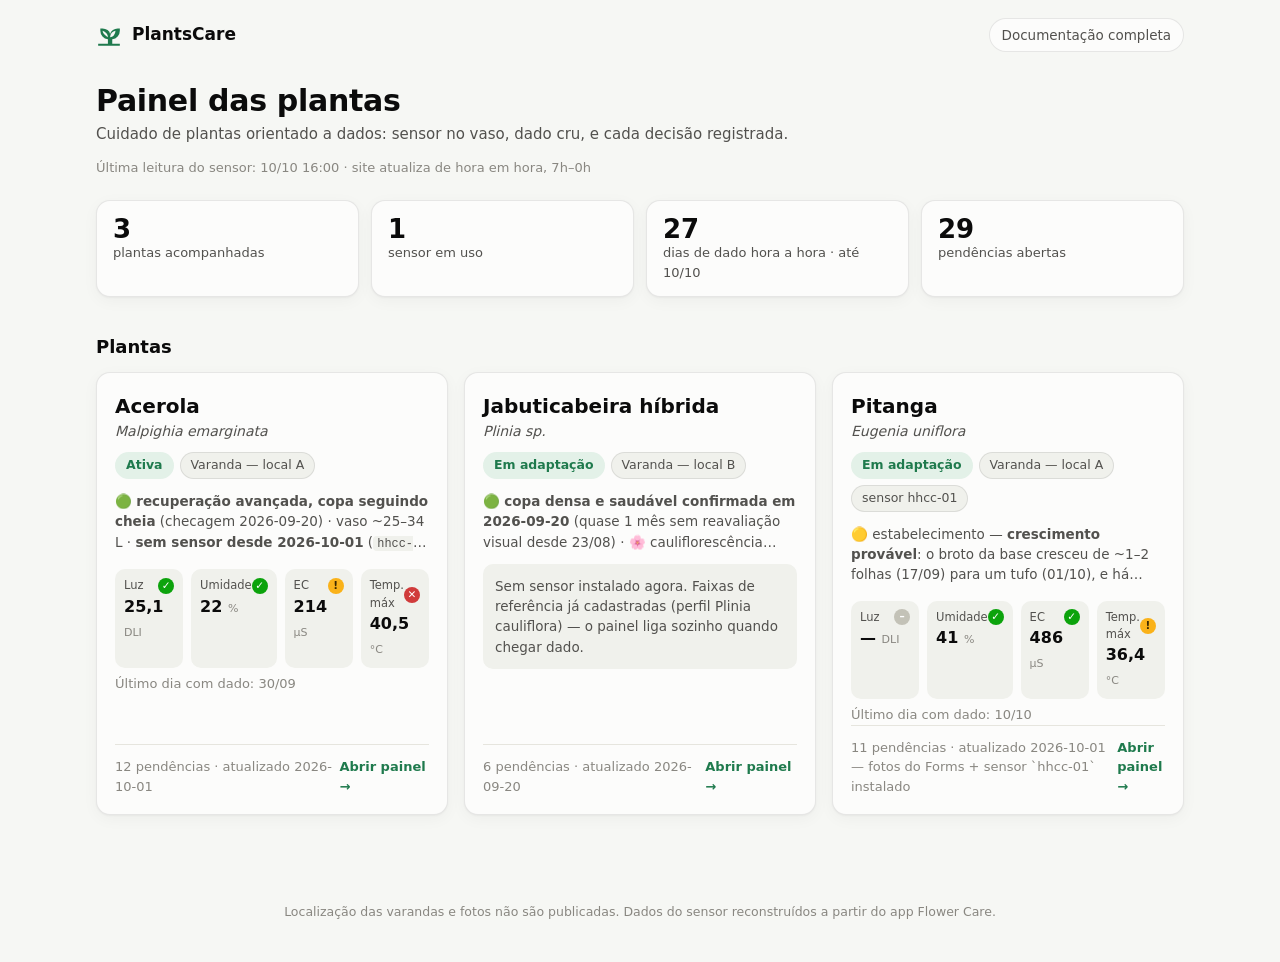
<file: painel/index.html>
<!doctype html>
<html lang="pt-BR">
<head>
<meta charset="utf-8">
<meta name="viewport" content="width=device-width, initial-scale=1">
<title>PlantsCare — Painel</title>
<meta name="description" content="Painel de acompanhamento das plantas: estado, sensores hora a hora e próximas ações.">
<link rel="icon" href="https://cdn.jsdelivr.net/npm/@mdi/svg@7.4.47/svg/sprout.svg">
<link rel="stylesheet" href="painel.css">
</head>
<body data-pagina="inicio">
<header class="topo">
  <a class="marca" href="./"><svg viewBox="0 0 24 24" aria-hidden="true"><path fill="currentColor" d="M2 22v-2h9v-4.1q-3-.4-5-2.6T4 8V6h2q2.6 0 4.7 1.4T13 11q.6-2.3 2.6-3.6T20 6h2v2q0 3.2-2 5.4T15 16v4h7v2Zm9-8q0-2.1-1.4-3.6T6 8.1q.3 2 1.8 3.4T11 14Zm2 0q2-.2 3.4-1.6T18 8.1q-2.1.3-3.5 1.9T13 14Z"/></svg>PlantsCare</a>
  <nav><a class="botao" href="docs/">Documentação completa</a></nav>
</header>
<main id="app"><p class="muted">Carregando…</p></main>
<footer>Localização das varandas e fotos não são publicadas. Dados do sensor reconstruídos a partir do app Flower Care.</footer>
<script src="painel.js"></script>
</body>
</html>
</file>
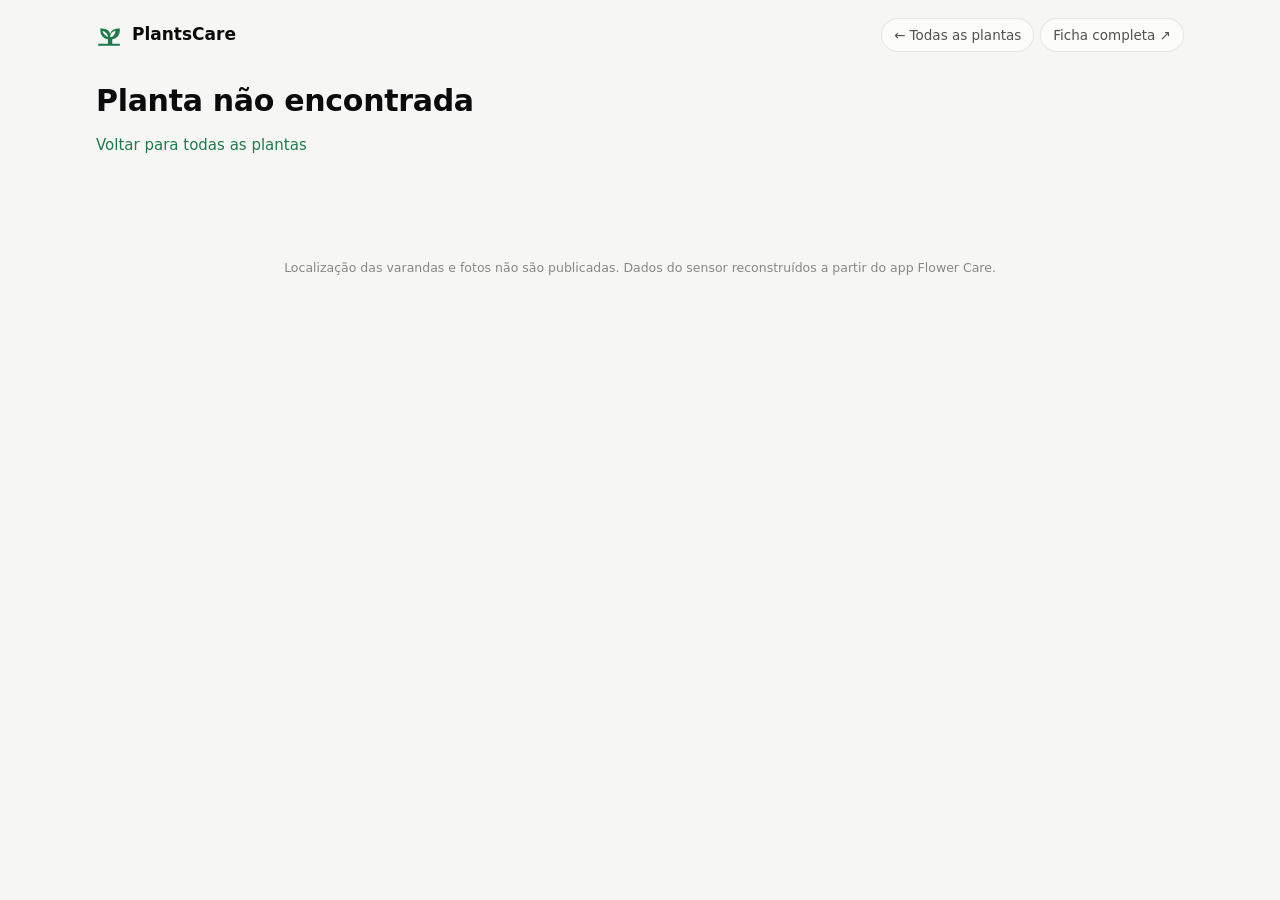
<file: painel/planta.html>
<!doctype html>
<html lang="pt-BR">
<head>
<meta charset="utf-8">
<meta name="viewport" content="width=device-width, initial-scale=1">
<title>PlantsCare — Planta</title>
<link rel="icon" href="https://cdn.jsdelivr.net/npm/@mdi/svg@7.4.47/svg/sprout.svg">
<link rel="stylesheet" href="painel.css">
</head>
<body data-pagina="planta">
<header class="topo">
  <a class="marca" href="./"><svg viewBox="0 0 24 24" aria-hidden="true"><path fill="currentColor" d="M2 22v-2h9v-4.1q-3-.4-5-2.6T4 8V6h2q2.6 0 4.7 1.4T13 11q.6-2.3 2.6-3.6T20 6h2v2q0 3.2-2 5.4T15 16v4h7v2Zm9-8q0-2.1-1.4-3.6T6 8.1q.3 2 1.8 3.4T11 14Zm2 0q2-.2 3.4-1.6T18 8.1q-2.1.3-3.5 1.9T13 14Z"/></svg>PlantsCare</a>
  <nav><a class="botao" href="./">← Todas as plantas</a><a class="botao" id="link-ficha" href="docs/">Ficha completa ↗</a></nav>
</header>
<main id="app"><p class="muted">Carregando…</p></main>
<div class="dica" id="dica" role="tooltip"></div>
<footer>Localização das varandas e fotos não são publicadas. Dados do sensor reconstruídos a partir do app Flower Care.</footer>
<script src="painel.js"></script>
</body>
</html>
</file>
<file: painel/painel.css>
:root {
  color-scheme: light;
  --page: #f6f7f4;
  --surface: #fcfcfb;
  --surface-2: #f0f1ec;
  --ink: #0b0b0b;
  --ink-2: #52514e;
  --muted: #898781;
  --grid: #e6e5de;
  --axis: #c3c2b7;
  --ring: rgba(11, 11, 11, 0.09);
  --brand: #1f7a4d;
  --brand-soft: #e3f1e8;
  --series: #2a78d6;
  --band: rgba(12, 163, 12, 0.10);
  --band-edge: rgba(12, 163, 12, 0.35);
  --below: #2a78d6;
  --above: #e34948;
  --inrange: #e4e3dd;
  --good: #0ca30c;
  --warning: #fab219;
  --critical: #d03b3b;
  --good-ink: #006300;
  --warning-ink: #8a5a00;
  --critical-ink: #b12a2a;
  --shadow: 0 1px 2px rgba(0, 0, 0, 0.04), 0 4px 16px rgba(0, 0, 0, 0.04);
}
@media (prefers-color-scheme: dark) {
  :root:not([data-theme="light"]) {
    color-scheme: dark;
    --page: #0f100e;
    --surface: #1a1a19;
    --surface-2: #232321;
    --ink: #ffffff;
    --ink-2: #c3c2b7;
    --muted: #8f8d86;
    --grid: #2c2c2a;
    --axis: #45453f;
    --ring: rgba(255, 255, 255, 0.09);
    --brand: #4cc38a;
    --brand-soft: #1c2e24;
    --series: #3987e5;
    --band: rgba(12, 163, 12, 0.16);
    --band-edge: rgba(76, 195, 138, 0.45);
    --below: #3987e5;
    --above: #e66767;
    --inrange: #383835;
    --good-ink: #4cc34c;
    --warning-ink: #fab219;
    --critical-ink: #f07070;
    --shadow: none;
  }
}
:root[data-theme="dark"] {
  color-scheme: dark;
  --page: #0f100e;
  --surface: #1a1a19;
  --surface-2: #232321;
  --ink: #ffffff;
  --ink-2: #c3c2b7;
  --muted: #8f8d86;
  --grid: #2c2c2a;
  --axis: #45453f;
  --ring: rgba(255, 255, 255, 0.09);
  --brand: #4cc38a;
  --brand-soft: #1c2e24;
  --series: #3987e5;
  --band: rgba(12, 163, 12, 0.16);
  --band-edge: rgba(76, 195, 138, 0.45);
  --below: #3987e5;
  --above: #e66767;
  --inrange: #383835;
  --good-ink: #4cc34c;
  --warning-ink: #fab219;
  --critical-ink: #f07070;
  --shadow: none;
}

* { box-sizing: border-box; }
html { -webkit-text-size-adjust: 100%; }
body {
  margin: 0;
  background: var(--page);
  color: var(--ink);
  font: 15px/1.5 system-ui, -apple-system, "Segoe UI", Roboto, sans-serif;
}
a { color: var(--brand); text-decoration: none; }
a:hover { text-decoration: underline; }
code { font-size: 0.88em; background: var(--surface-2); padding: 0.05em 0.35em; border-radius: 4px; }

.topo {
  display: flex; align-items: center; justify-content: space-between; gap: 12px;
  max-width: 1120px; margin: 0 auto; padding: 18px 16px 6px;
}
.marca { display: flex; align-items: center; gap: 10px; font-weight: 650; font-size: 17px; color: var(--ink); }
.marca svg { width: 26px; height: 26px; color: var(--brand); }
.topo nav { display: flex; gap: 6px; flex-wrap: wrap; }
.botao {
  display: inline-flex; align-items: center; gap: 6px;
  border: 1px solid var(--ring); background: var(--surface); color: var(--ink-2);
  padding: 6px 12px; border-radius: 999px; font-size: 13.5px; cursor: pointer;
}
.botao:hover { color: var(--ink); text-decoration: none; }

main { max-width: 1120px; margin: 0 auto; padding: 8px 16px 64px; }
h1 { font-size: 30px; line-height: 1.15; margin: 18px 0 4px; letter-spacing: -0.01em; }
h2 { font-size: 18px; margin: 36px 0 12px; }
.sub { color: var(--ink-2); margin: 0; }
.muted { color: var(--muted); }
.pequeno { font-size: 13px; }

.cartao {
  background: var(--surface); border: 1px solid var(--ring); border-radius: 14px;
  box-shadow: var(--shadow);
}

/* ---- faixa de números do início ---- */
.resumo { display: grid; grid-template-columns: repeat(4, 1fr); gap: 12px; margin: 22px 0 8px; }
.resumo .cartao { padding: 14px 16px; }
.resumo .valor { font-size: 26px; font-weight: 650; line-height: 1.1; }
.resumo .rotulo { color: var(--ink-2); font-size: 13px; }

/* ---- cartões de planta ---- */
.plantas { display: grid; grid-template-columns: repeat(auto-fill, minmax(320px, 1fr)); gap: 16px; }
a.planta { display: flex; flex-direction: column; padding: 18px; color: var(--ink); transition: border-color .15s, transform .15s; }
a.planta:hover { text-decoration: none; border-color: var(--brand); transform: translateY(-1px); }
.planta .nome { font-size: 20px; font-weight: 650; }
.planta .cientifico { color: var(--ink-2); font-style: italic; font-size: 14px; }
.planta .estado { color: var(--ink-2); font-size: 13.5px; margin: 12px 0; display: -webkit-box; -webkit-line-clamp: 3; -webkit-box-orient: vertical; overflow: hidden; }
.planta .rodape { margin-top: auto; display: flex; justify-content: space-between; align-items: center; color: var(--muted); font-size: 13px; padding-top: 12px; border-top: 1px solid var(--grid); }
.planta .abrir { color: var(--brand); font-weight: 600; }
.minikpis { display: grid; grid-template-columns: repeat(4, 1fr); gap: 8px; margin: 4px 0 6px; }
.minikpi { background: var(--surface-2); border-radius: 10px; padding: 8px 9px; }
.minikpi .r { font-size: 11.5px; color: var(--ink-2); display: flex; justify-content: space-between; align-items: center; }
.minikpi .v { font-size: 16px; font-weight: 650; }
.minikpi .u { font-size: 11px; color: var(--muted); font-weight: 400; }
.semsensor { background: var(--surface-2); border-radius: 10px; padding: 12px; color: var(--ink-2); font-size: 13.5px; }

.chips { display: flex; flex-wrap: wrap; gap: 6px; margin: 10px 0 0; }
.chip { font-size: 12.5px; padding: 3px 10px; border-radius: 999px; background: var(--surface-2); color: var(--ink-2); border: 1px solid var(--ring); }
.chip.marca-verde { background: var(--brand-soft); color: var(--brand); border-color: transparent; font-weight: 600; }

/* ---- status (sempre ícone + rótulo) ---- */
.st { display: inline-flex; align-items: center; gap: 5px; font-size: 12.5px; font-weight: 600; white-space: nowrap; }
.st i { width: 16px; height: 16px; border-radius: 50%; display: inline-grid; place-items: center; font-style: normal; font-size: 10.5px; font-weight: 800; color: #fff; }
.st.good { color: var(--good-ink); } .st.good i { background: var(--good); }
.st.warning { color: var(--warning-ink); } .st.warning i { background: var(--warning); color: #3a2800; }
.st.critical { color: var(--critical-ink); } .st.critical i { background: var(--critical); }
.st.none { color: var(--muted); } .st.none i { background: var(--axis); }
.st.so-icone { gap: 0; }

/* ---- página da planta ---- */
.cabeca { display: grid; grid-template-columns: 1fr auto; gap: 16px; align-items: end; }
.estado-texto { color: var(--ink-2); max-width: 820px; margin: 14px 0 0; font-size: 14.5px; }
.filtros { display: flex; flex-wrap: wrap; align-items: center; gap: 10px 16px; margin: 26px 0 14px; padding: 10px 12px; }
.seg { display: inline-flex; flex-wrap: wrap; background: var(--surface-2); border-radius: 18px; padding: 3px; gap: 2px; }
.seg button { white-space: nowrap; border: 0; background: transparent; color: var(--ink-2); padding: 6px 13px; border-radius: 999px; font: inherit; font-size: 13.5px; cursor: pointer; }
.seg button[aria-pressed="true"] { background: var(--surface); color: var(--ink); font-weight: 600; box-shadow: 0 0 0 1px var(--ring); }
.seg button:focus-visible, .botao:focus-visible, a:focus-visible { outline: 2px solid var(--brand); outline-offset: 2px; }

.kpis { display: grid; grid-template-columns: repeat(4, 1fr); gap: 12px; }
.kpi { padding: 14px 16px 12px; display: flex; flex-direction: column; gap: 4px; }
.kpi .topo-kpi { display: flex; justify-content: space-between; align-items: center; gap: 8px; }
.kpi .titulo { font-size: 13px; color: var(--ink-2); font-weight: 600; }
.kpi .valor { font-size: 30px; font-weight: 650; line-height: 1.1; margin-top: 4px; }
.kpi .valor small { font-size: 14px; font-weight: 500; color: var(--ink-2); margin-left: 3px; }
.kpi .linha { font-size: 12.5px; color: var(--ink-2); }
.kpi .barra { height: 6px; background: var(--surface-2); border-radius: 999px; overflow: hidden; margin: 8px 0 2px; }
.kpi .barra span { display: block; height: 100%; background: var(--good); border-radius: 999px; }
.kpi svg { display: block; width: 100%; height: 34px; margin-top: 6px; }

.graficos { padding: 6px 14px 10px; position: relative; }
.grafico { position: relative; padding-top: 12px; }
.grafico + .grafico { border-top: 1px solid var(--grid); }
.grafico .gtitulo { display: flex; justify-content: space-between; align-items: baseline; gap: 8px; font-size: 13.5px; }
.grafico .gtitulo b { font-weight: 650; }
.grafico svg { display: block; width: 100%; overflow: visible; touch-action: pan-y; }
.legenda { display: flex; flex-wrap: wrap; gap: 6px 16px; font-size: 12.5px; color: var(--ink-2); padding: 10px 2px 2px; }
.legenda span { display: inline-flex; align-items: center; gap: 6px; }
.sw { width: 14px; height: 10px; border-radius: 3px; display: inline-block; }

.dica {
  position: fixed; z-index: 10; pointer-events: none; min-width: 170px;
  background: var(--surface); color: var(--ink); border: 1px solid var(--ring); border-radius: 10px;
  box-shadow: 0 6px 24px rgba(0, 0, 0, 0.14); padding: 9px 11px; font-size: 12.5px; opacity: 0; transition: opacity .08s;
}
.dica.on { opacity: 1; }
.dica .dt { font-weight: 650; margin-bottom: 4px; }
.dica table { border-collapse: collapse; width: 100%; }
.dica td { padding: 1px 0; }
.dica td:last-child { text-align: right; font-variant-numeric: tabular-nums; padding-left: 12px; }

.mapa { padding: 14px; }
.mapa .abas { margin-bottom: 12px; }
.mapa-grade { display: grid; grid-template-columns: 46px repeat(24, minmax(0, 1fr)); gap: 2px; align-items: center; }
.mapa-grade .dl { font-size: 11.5px; color: var(--ink-2); font-variant-numeric: tabular-nums; }
.mapa-grade .hl { font-size: 10px; color: var(--muted); text-align: center; font-variant-numeric: tabular-nums; }
.mapa-grade .c { height: 22px; border-radius: 3px; background: var(--inrange); }
.mapa-grade .c.vazio { background: transparent; box-shadow: inset 0 0 0 1px var(--grid); }

.duas { display: grid; grid-template-columns: 1fr 1fr; gap: 16px; }
.lista { padding: 16px 18px; }
.lista h3 { margin: 0 0 10px; font-size: 15px; display: flex; justify-content: space-between; align-items: center; }
.lista ol, .lista ul { margin: 0; padding-left: 20px; }
.lista li { margin: 6px 0; font-size: 14px; color: var(--ink-2); }
.lista li strong { color: var(--ink); }
.tempo { list-style: none; padding: 0 !important; }
.tempo li { display: grid; grid-template-columns: 62px 1fr; gap: 10px; }
.tempo .d { color: var(--muted); font-variant-numeric: tabular-nums; }

.tabela { overflow-x: auto; }
table.dados { border-collapse: collapse; width: 100%; font-size: 13px; }
table.dados th, table.dados td { padding: 7px 10px; border-bottom: 1px solid var(--grid); text-align: right; white-space: nowrap; font-variant-numeric: tabular-nums; }
table.dados th { color: var(--ink-2); font-weight: 600; font-size: 12px; background: var(--surface); position: sticky; top: 0; }
table.dados td:first-child, table.dados th:first-child { text-align: left; }
.fora-baixo::after { content: " ↓"; color: var(--below); font-weight: 700; }
.fora-alto::after { content: " ↑"; color: var(--above); font-weight: 700; }
details.cartao > summary { cursor: pointer; padding: 14px 16px; font-weight: 600; font-size: 14px; }
details.cartao[open] > summary { border-bottom: 1px solid var(--grid); }

.nota { font-size: 13.5px; color: var(--ink-2); padding: 16px 18px; }
.nota p { margin: 6px 0; }
.nota table { font-size: 13px; border-collapse: collapse; margin: 8px 0; }
.nota td, .nota th { padding: 4px 12px 4px 0; text-align: left; border-bottom: 1px solid var(--grid); }

footer { color: var(--muted); font-size: 12.5px; text-align: center; padding: 24px 16px 40px; }

@media (max-width: 860px) {
  .kpis, .resumo { grid-template-columns: repeat(2, 1fr); }
  .duas { grid-template-columns: 1fr; }
  .cabeca { grid-template-columns: 1fr; }
}
@media (max-width: 600px) {
  .kpis { grid-template-columns: 1fr; }
  .plantas { grid-template-columns: 1fr; }
  .mapa { padding: 12px 10px; }
  .mapa-grade { grid-template-columns: 40px repeat(24, minmax(0, 1fr)); gap: 1px; }
  .mapa-grade .hl { font-size: 9px; }
  .mapa-grade .hl:nth-child(odd) { visibility: hidden; }
  .graficos { padding: 6px 8px 10px; }
}
@media (max-width: 420px) {
  h1 { font-size: 25px; }
  .minikpis { grid-template-columns: repeat(2, 1fr); }
  .kpi .valor { font-size: 25px; }
  .topo { flex-wrap: wrap; }
}
</file>
